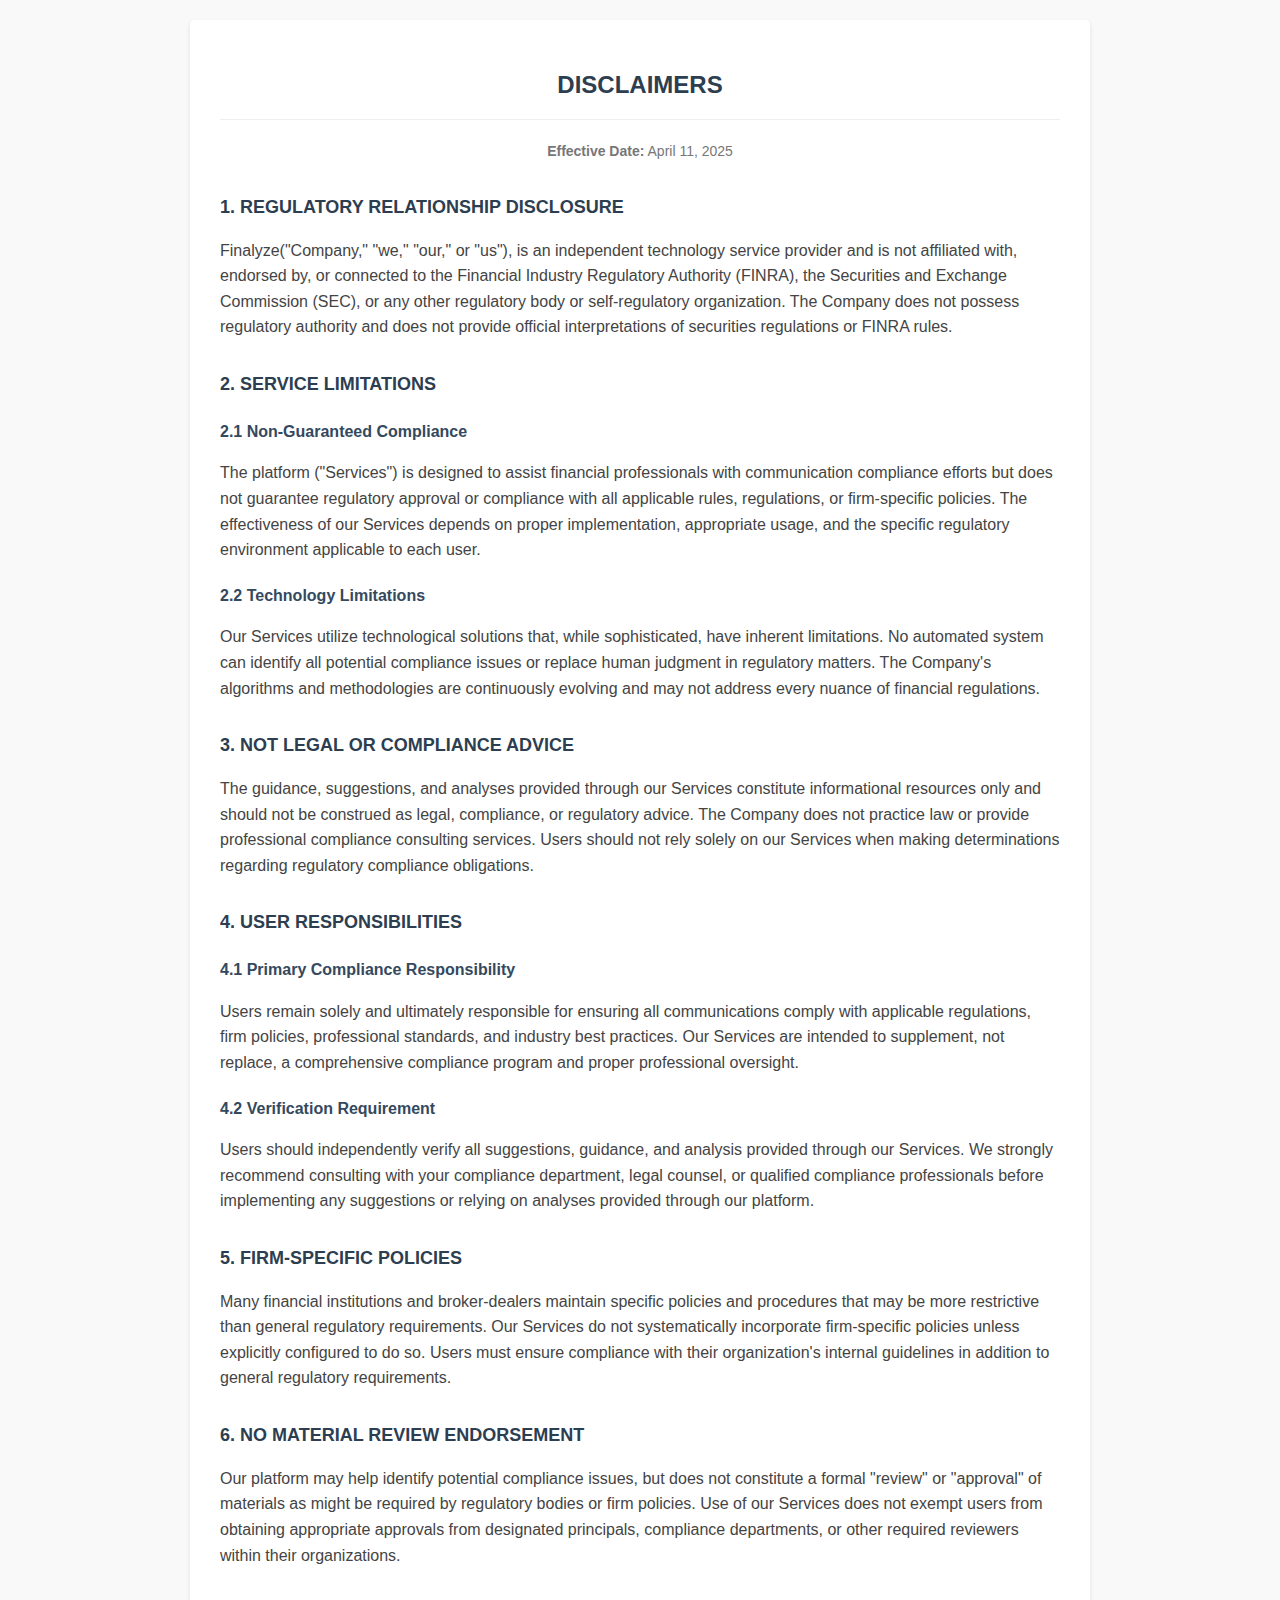
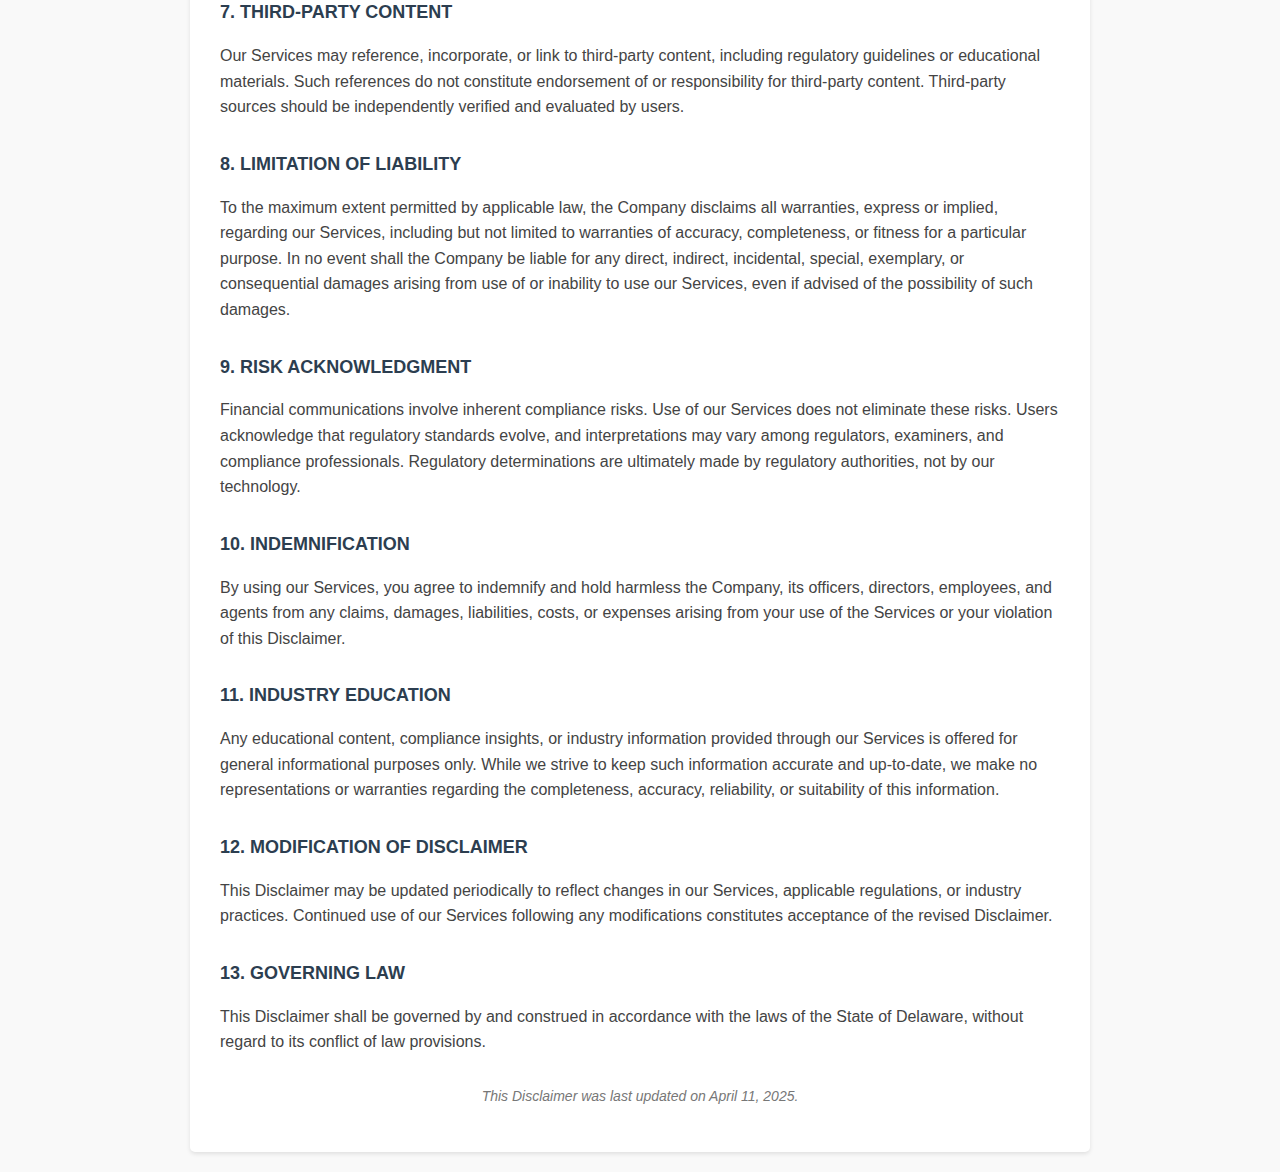
<file: templates/disclaimer.html>
<!DOCTYPE html>
<html lang="en">
<head>
    <meta charset="UTF-8">
    <meta name="viewport" content="width=device-width, initial-scale=1.0">
    <title>Disclaimer - Finalyze</title>
    <style>
        body {
            font-family: 'Segoe UI', Arial, sans-serif;
            line-height: 1.6;
            color: #333;
            margin: 0;
            padding: 20px;
            max-width: 900px;
            margin: 0 auto;
            background-color: #f9f9f9;
        }
        .container {
            background-color: #fff;
            padding: 30px;
            border-radius: 5px;
            box-shadow: 0 2px 4px rgba(0,0,0,0.1);
        }
        h1 {
            font-size: 24px;
            text-align: center;
            margin-bottom: 20px;
            color: #2c3e50;
            border-bottom: 1px solid #eee;
            padding-bottom: 15px;
        }
        h2 {
            font-size: 18px;
            margin-top: 30px;
            margin-bottom: 15px;
            color: #2c3e50;
        }
        h3 {
            font-size: 16px;
            margin-top: 20px;
            margin-bottom: 10px;
            color: #34495e;
        }
        p {
            margin-bottom: 15px;
            color: #444;
        }
        ul {
            margin-bottom: 15px;
        }
        li {
            margin-bottom: 5px;
        }
        .last-updated {
            font-style: italic;
            text-align: center;
            margin-top: 30px;
            color: #777;
            font-size: 14px;
        }
        .header-date {
            text-align: center;
            color: #777;
            font-size: 14px;
            margin-bottom: 25px;
        }
        a {
            color: #3498db;
            text-decoration: none;
        }
        a:hover {
            text-decoration: underline;
        }
    </style>
</head>
<body>
    <div class="container">
        <h1>DISCLAIMERS</h1>
        <p class="header-date"><strong>Effective Date:</strong> April 11, 2025</p>

        <h2>1. REGULATORY RELATIONSHIP DISCLOSURE</h2>
        <p>Finalyze("Company," "we," "our," or "us"), is an independent technology service provider and is not affiliated with, endorsed by, or connected to the Financial Industry Regulatory Authority (FINRA), the Securities and Exchange Commission (SEC), or any other regulatory body or self-regulatory organization. The Company does not possess regulatory authority and does not provide official interpretations of securities regulations or FINRA rules.</p>

        <h2>2. SERVICE LIMITATIONS</h2>
        <h3>2.1 Non-Guaranteed Compliance</h3>
        <p>The platform ("Services") is designed to assist financial professionals with communication compliance efforts but does not guarantee regulatory approval or compliance with all applicable rules, regulations, or firm-specific policies. The effectiveness of our Services depends on proper implementation, appropriate usage, and the specific regulatory environment applicable to each user.</p>
        
        <h3>2.2 Technology Limitations</h3>
        <p>Our Services utilize technological solutions that, while sophisticated, have inherent limitations. No automated system can identify all potential compliance issues or replace human judgment in regulatory matters. The Company's algorithms and methodologies are continuously evolving and may not address every nuance of financial regulations.</p>

        <h2>3. NOT LEGAL OR COMPLIANCE ADVICE</h2>
        <p>The guidance, suggestions, and analyses provided through our Services constitute informational resources only and should not be construed as legal, compliance, or regulatory advice. The Company does not practice law or provide professional compliance consulting services. Users should not rely solely on our Services when making determinations regarding regulatory compliance obligations.</p>

        <h2>4. USER RESPONSIBILITIES</h2>
        <h3>4.1 Primary Compliance Responsibility</h3>
        <p>Users remain solely and ultimately responsible for ensuring all communications comply with applicable regulations, firm policies, professional standards, and industry best practices. Our Services are intended to supplement, not replace, a comprehensive compliance program and proper professional oversight.</p>
        
        <h3>4.2 Verification Requirement</h3>
        <p>Users should independently verify all suggestions, guidance, and analysis provided through our Services. We strongly recommend consulting with your compliance department, legal counsel, or qualified compliance professionals before implementing any suggestions or relying on analyses provided through our platform.</p>

        <h2>5. FIRM-SPECIFIC POLICIES</h2>
        <p>Many financial institutions and broker-dealers maintain specific policies and procedures that may be more restrictive than general regulatory requirements. Our Services do not systematically incorporate firm-specific policies unless explicitly configured to do so. Users must ensure compliance with their organization's internal guidelines in addition to general regulatory requirements.</p>

        <h2>6. NO MATERIAL REVIEW ENDORSEMENT</h2>
        <p>Our platform may help identify potential compliance issues, but does not constitute a formal "review" or "approval" of materials as might be required by regulatory bodies or firm policies. Use of our Services does not exempt users from obtaining appropriate approvals from designated principals, compliance departments, or other required reviewers within their organizations.</p>

        <h2>7. THIRD-PARTY CONTENT</h2>
        <p>Our Services may reference, incorporate, or link to third-party content, including regulatory guidelines or educational materials. Such references do not constitute endorsement of or responsibility for third-party content. Third-party sources should be independently verified and evaluated by users.</p>

        <h2>8. LIMITATION OF LIABILITY</h2>
        <p>To the maximum extent permitted by applicable law, the Company disclaims all warranties, express or implied, regarding our Services, including but not limited to warranties of accuracy, completeness, or fitness for a particular purpose. In no event shall the Company be liable for any direct, indirect, incidental, special, exemplary, or consequential damages arising from use of or inability to use our Services, even if advised of the possibility of such damages.</p>

        <h2>9. RISK ACKNOWLEDGMENT</h2>
        <p>Financial communications involve inherent compliance risks. Use of our Services does not eliminate these risks. Users acknowledge that regulatory standards evolve, and interpretations may vary among regulators, examiners, and compliance professionals. Regulatory determinations are ultimately made by regulatory authorities, not by our technology.</p>

        <h2>10. INDEMNIFICATION</h2>
        <p>By using our Services, you agree to indemnify and hold harmless the Company, its officers, directors, employees, and agents from any claims, damages, liabilities, costs, or expenses arising from your use of the Services or your violation of this Disclaimer.</p>

        <h2>11. INDUSTRY EDUCATION</h2>
        <p>Any educational content, compliance insights, or industry information provided through our Services is offered for general informational purposes only. While we strive to keep such information accurate and up-to-date, we make no representations or warranties regarding the completeness, accuracy, reliability, or suitability of this information.</p>

        <h2>12. MODIFICATION OF DISCLAIMER</h2>
        <p>This Disclaimer may be updated periodically to reflect changes in our Services, applicable regulations, or industry practices. Continued use of our Services following any modifications constitutes acceptance of the revised Disclaimer.</p>

        <h2>13. GOVERNING LAW</h2>
        <p>This Disclaimer shall be governed by and construed in accordance with the laws of the State of Delaware, without regard to its conflict of law provisions.</p>

        <p class="last-updated">This Disclaimer was last updated on April 11, 2025.</p>
    </div>
</body>
</html>
</file>
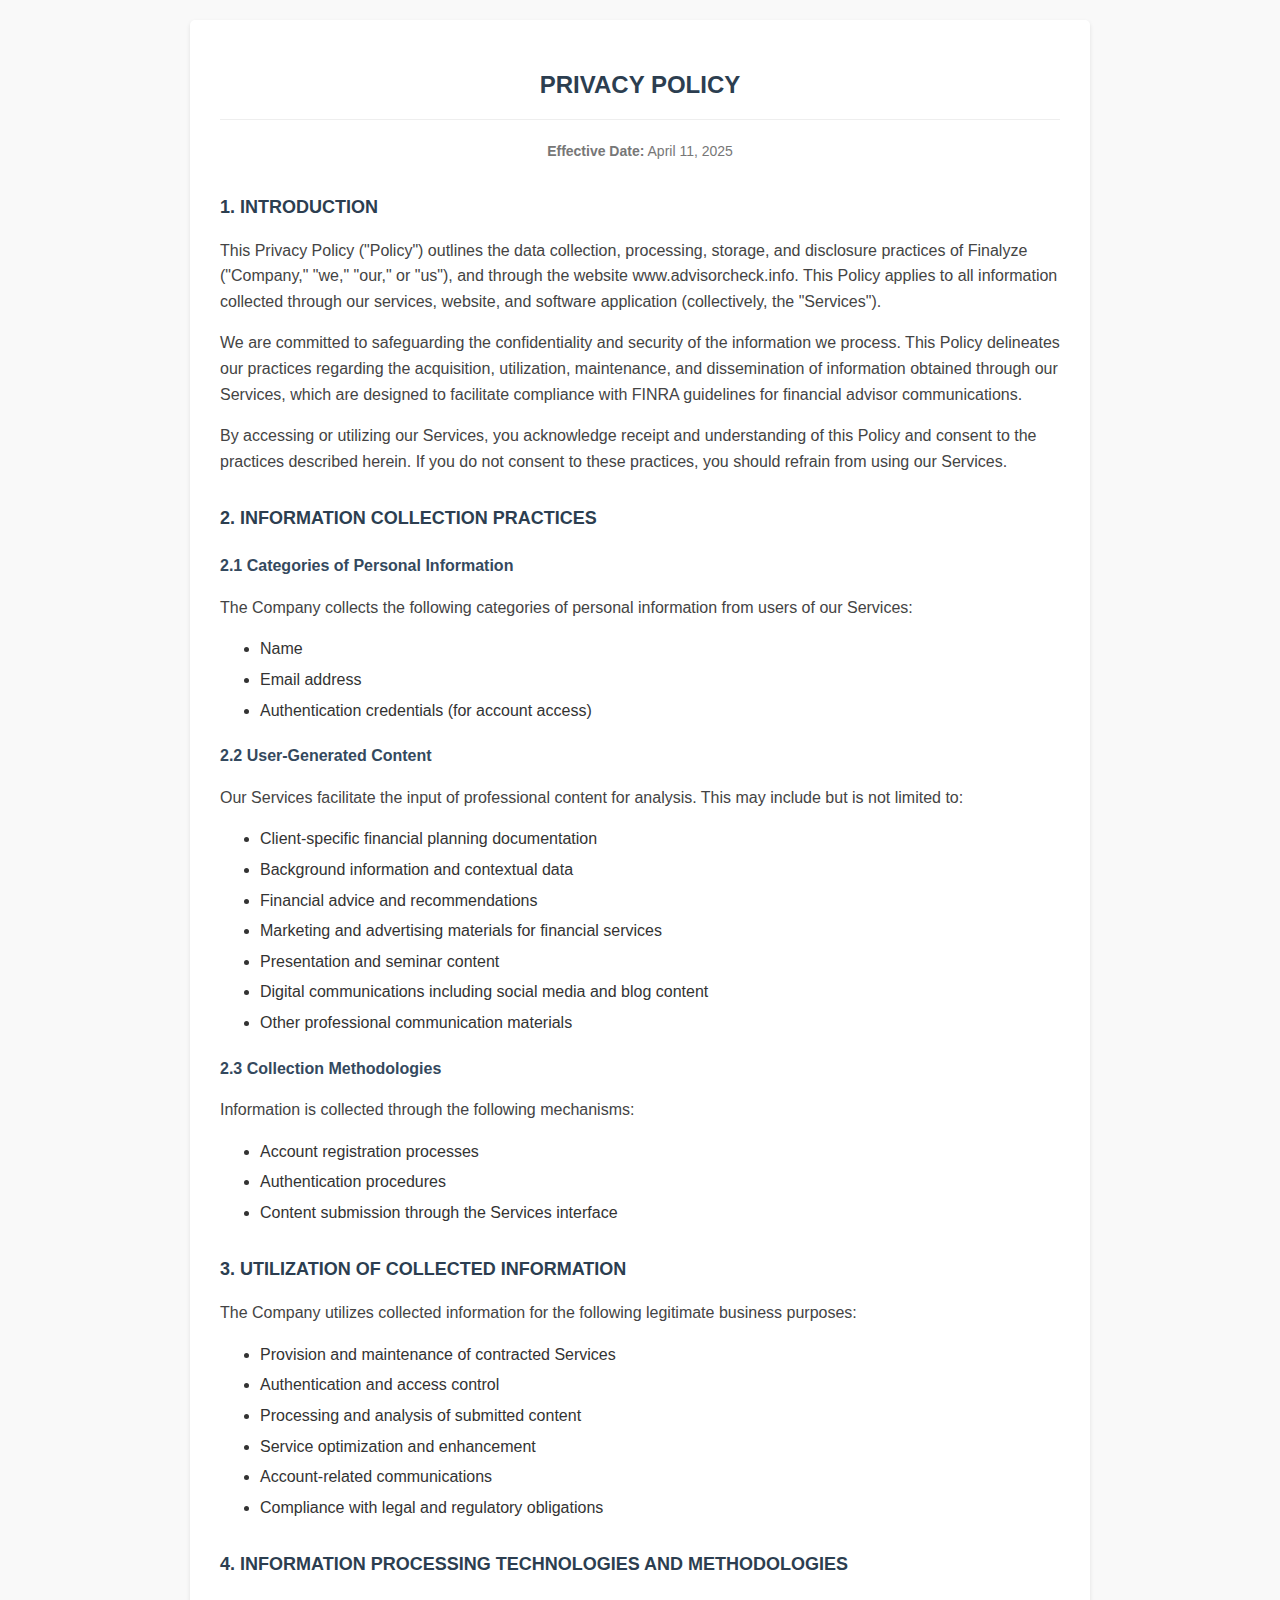
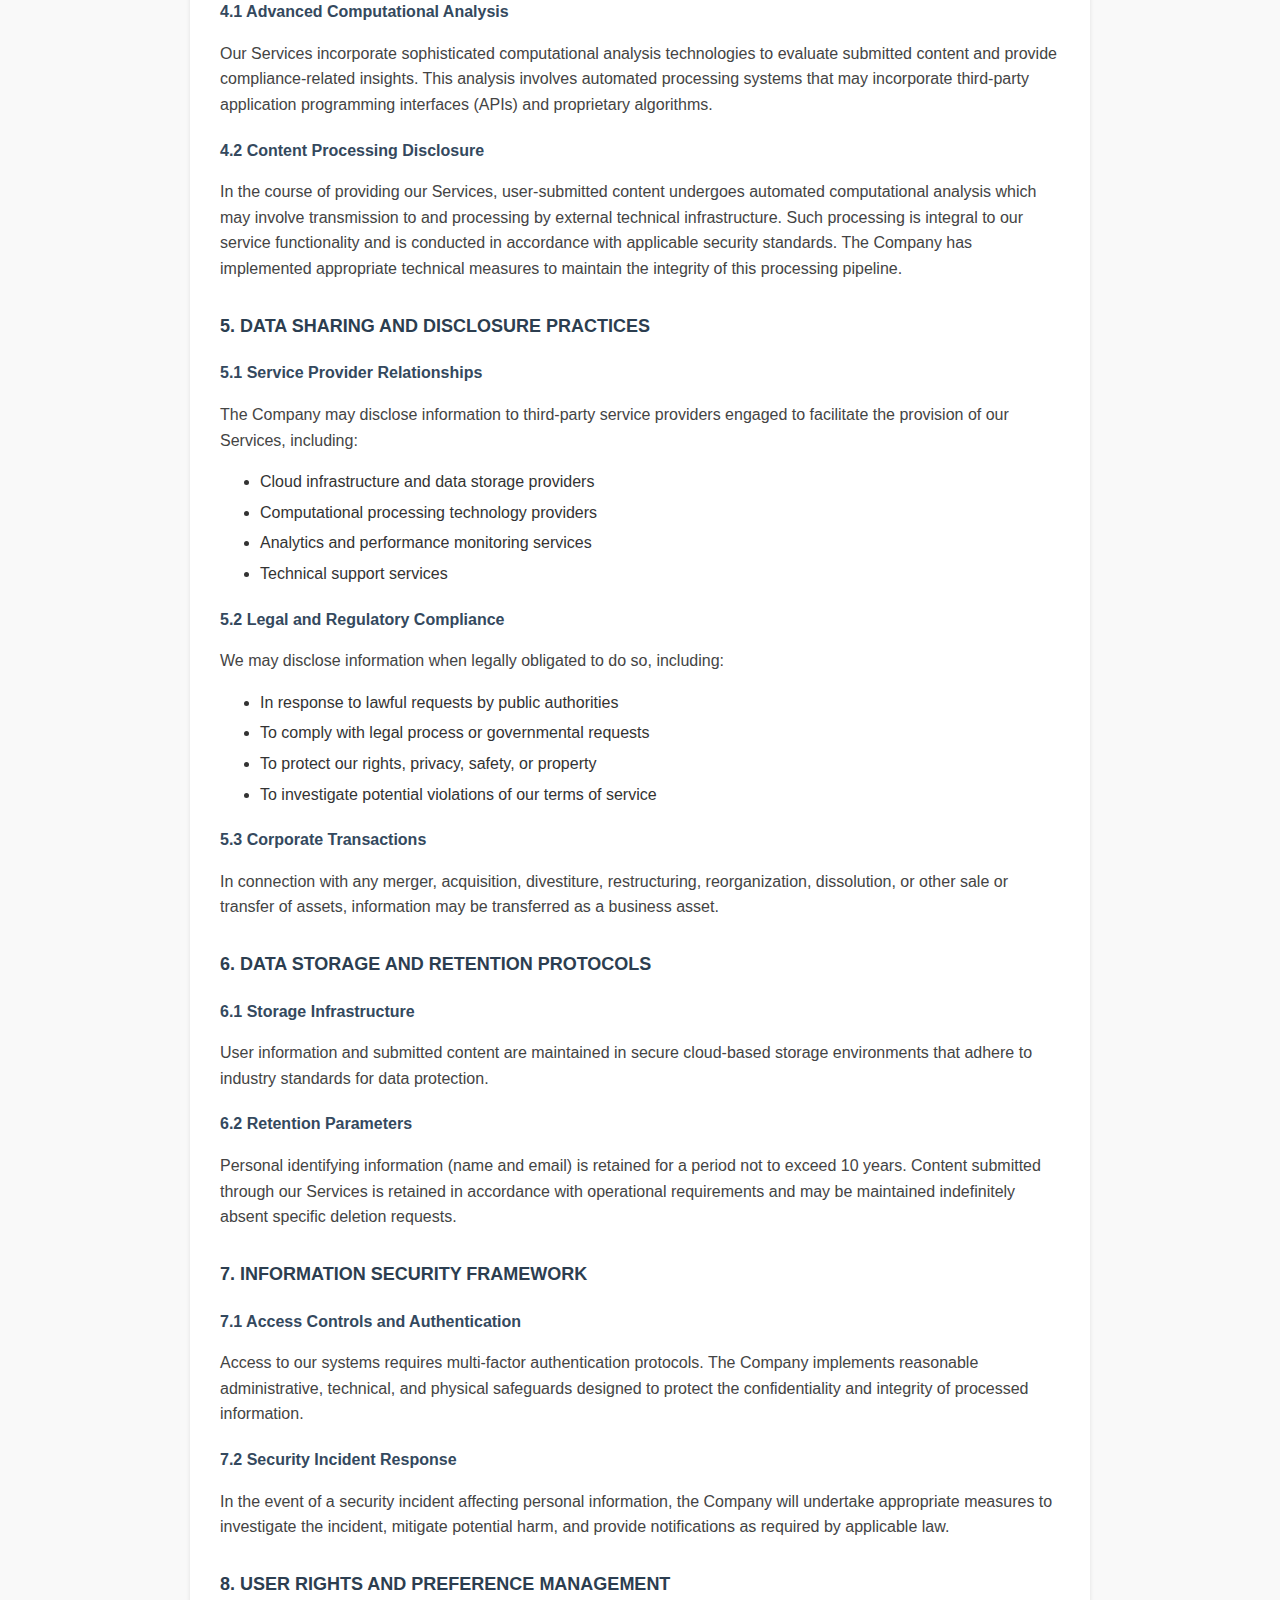
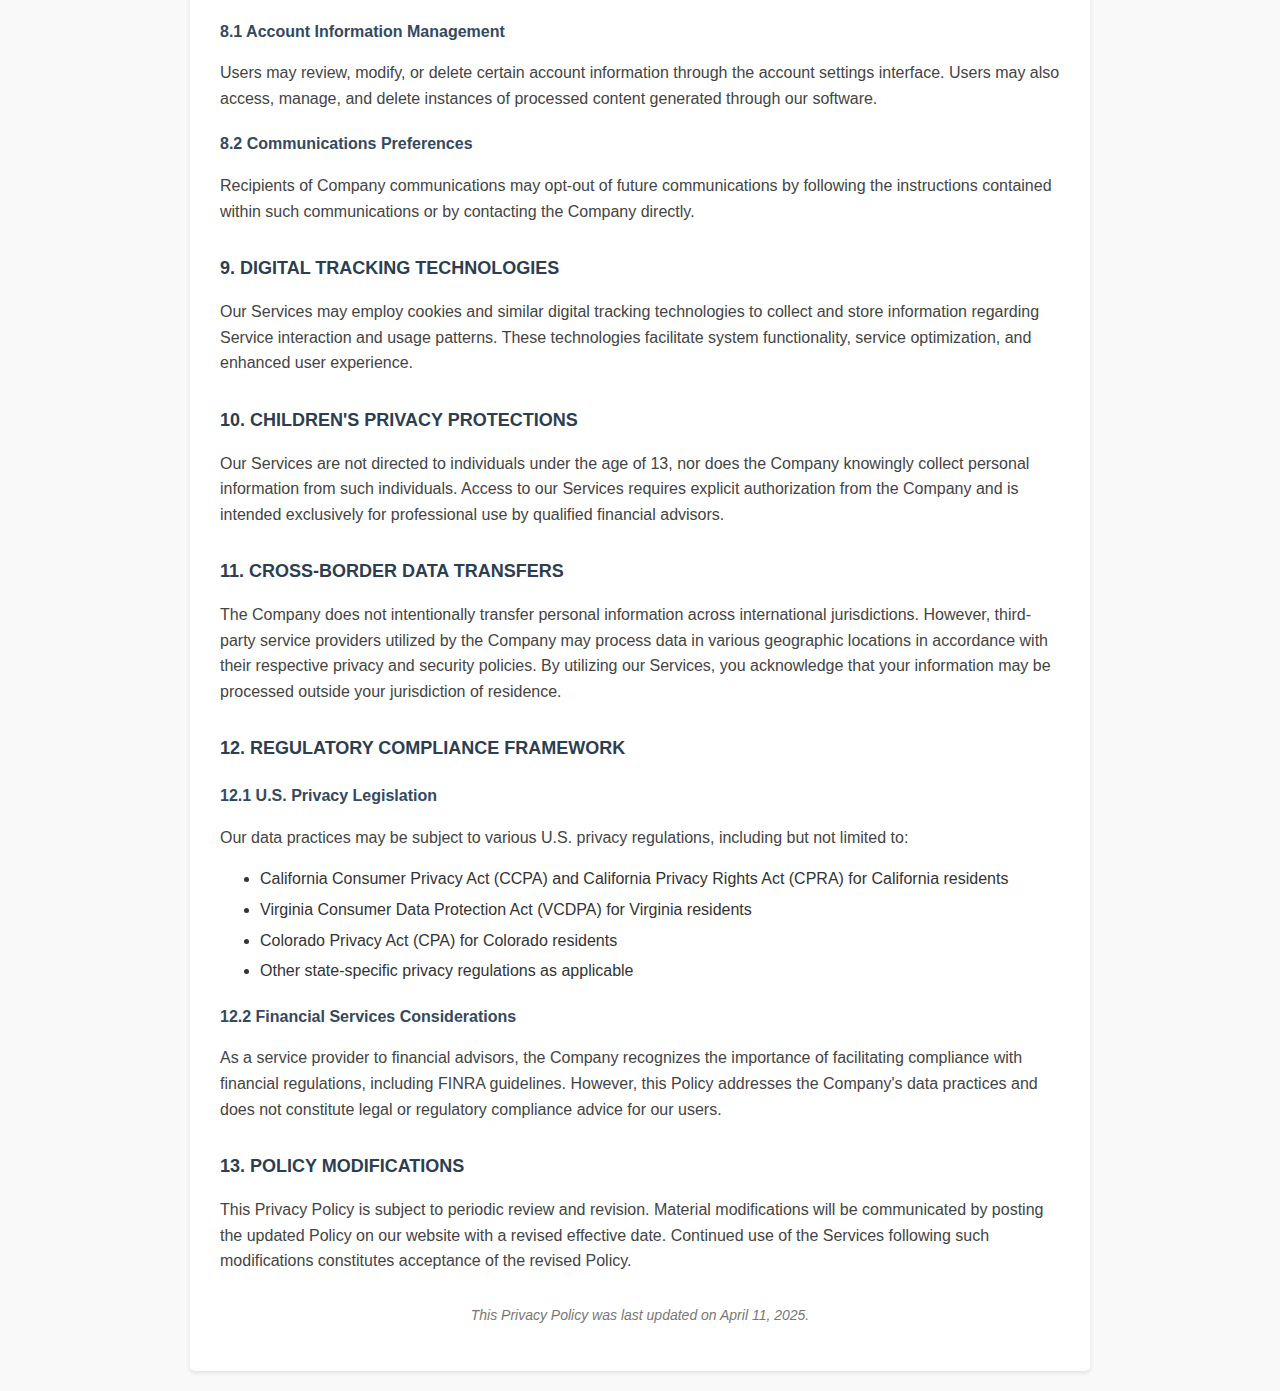
<file: templates/doc.html>
<!DOCTYPE html>
<html lang="en">
<head>
    <meta charset="UTF-8">
    <meta name="viewport" content="width=device-width, initial-scale=1.0">
    <title>Privacy Policy - Finalyze</title>
    <style>
        body {
            font-family: 'Segoe UI', Arial, sans-serif;
            line-height: 1.6;
            color: #333;
            margin: 0;
            padding: 20px;
            max-width: 900px;
            margin: 0 auto;
            background-color: #f9f9f9;
        }
        .container {
            background-color: #fff;
            padding: 30px;
            border-radius: 5px;
            box-shadow: 0 2px 4px rgba(0,0,0,0.1);
        }
        h1 {
            font-size: 24px;
            text-align: center;
            margin-bottom: 20px;
            color: #2c3e50;
            border-bottom: 1px solid #eee;
            padding-bottom: 15px;
        }
        h2 {
            font-size: 18px;
            margin-top: 30px;
            margin-bottom: 15px;
            color: #2c3e50;
        }
        h3 {
            font-size: 16px;
            margin-top: 20px;
            margin-bottom: 10px;
            color: #34495e;
        }
        p {
            margin-bottom: 15px;
            color: #444;
        }
        ul {
            margin-bottom: 15px;
        }
        li {
            margin-bottom: 5px;
        }
        .last-updated {
            font-style: italic;
            text-align: center;
            margin-top: 30px;
            color: #777;
            font-size: 14px;
        }
        .header-date {
            text-align: center;
            color: #777;
            font-size: 14px;
            margin-bottom: 25px;
        }
        a {
            color: #3498db;
            text-decoration: none;
        }
        a:hover {
            text-decoration: underline;
        }
    </style>
</head>
<body>
    <div class="container">
        <h1>PRIVACY POLICY</h1>
        <p class="header-date"><strong>Effective Date:</strong> April 11, 2025</p>

        <h2>1. INTRODUCTION</h2>
        <p>This Privacy Policy ("Policy") outlines the data collection, processing, storage, and disclosure practices of Finalyze ("Company," "we," "our," or "us"), and through the website www.advisorcheck.info. This Policy applies to all information collected through our services, website, and software application (collectively, the "Services").</p>
        <p>We are committed to safeguarding the confidentiality and security of the information we process. This Policy delineates our practices regarding the acquisition, utilization, maintenance, and dissemination of information obtained through our Services, which are designed to facilitate compliance with FINRA guidelines for financial advisor communications.</p>
        <p>By accessing or utilizing our Services, you acknowledge receipt and understanding of this Policy and consent to the practices described herein. If you do not consent to these practices, you should refrain from using our Services.</p>

        <h2>2. INFORMATION COLLECTION PRACTICES</h2>
        <h3>2.1 Categories of Personal Information</h3>
        <p>The Company collects the following categories of personal information from users of our Services:</p>
        <ul>
            <li>Name</li>
            <li>Email address</li>
            <li>Authentication credentials (for account access)</li>
        </ul>

        <h3>2.2 User-Generated Content</h3>
        <p>Our Services facilitate the input of professional content for analysis. This may include but is not limited to:</p>
        <ul>
            <li>Client-specific financial planning documentation</li>
            <li>Background information and contextual data</li>
            <li>Financial advice and recommendations</li>
            <li>Marketing and advertising materials for financial services</li>
            <li>Presentation and seminar content</li>
            <li>Digital communications including social media and blog content</li>
            <li>Other professional communication materials</li>
        </ul>

        <h3>2.3 Collection Methodologies</h3>
        <p>Information is collected through the following mechanisms:</p>
        <ul>
            <li>Account registration processes</li>
            <li>Authentication procedures</li>
            <li>Content submission through the Services interface</li>
        </ul>

        <h2>3. UTILIZATION OF COLLECTED INFORMATION</h2>
        <p>The Company utilizes collected information for the following legitimate business purposes:</p>
        <ul>
            <li>Provision and maintenance of contracted Services</li>
            <li>Authentication and access control</li>
            <li>Processing and analysis of submitted content</li>
            <li>Service optimization and enhancement</li>
            <li>Account-related communications</li>
            <li>Compliance with legal and regulatory obligations</li>
        </ul>

        <h2>4. INFORMATION PROCESSING TECHNOLOGIES AND METHODOLOGIES</h2>
        <h3>4.1 Advanced Computational Analysis</h3>
        <p>Our Services incorporate sophisticated computational analysis technologies to evaluate submitted content and provide compliance-related insights. This analysis involves automated processing systems that may incorporate third-party application programming interfaces (APIs) and proprietary algorithms.</p>
        
        <h3>4.2 Content Processing Disclosure</h3>
        <p>In the course of providing our Services, user-submitted content undergoes automated computational analysis which may involve transmission to and processing by external technical infrastructure. Such processing is integral to our service functionality and is conducted in accordance with applicable security standards. The Company has implemented appropriate technical measures to maintain the integrity of this processing pipeline.</p>

        <h2>5. DATA SHARING AND DISCLOSURE PRACTICES</h2>
        <h3>5.1 Service Provider Relationships</h3>
        <p>The Company may disclose information to third-party service providers engaged to facilitate the provision of our Services, including:</p>
        <ul>
            <li>Cloud infrastructure and data storage providers</li>
            <li>Computational processing technology providers</li>
            <li>Analytics and performance monitoring services</li>
            <li>Technical support services</li>
        </ul>

        <h3>5.2 Legal and Regulatory Compliance</h3>
        <p>We may disclose information when legally obligated to do so, including:</p>
        <ul>
            <li>In response to lawful requests by public authorities</li>
            <li>To comply with legal process or governmental requests</li>
            <li>To protect our rights, privacy, safety, or property</li>
            <li>To investigate potential violations of our terms of service</li>
        </ul>

        <h3>5.3 Corporate Transactions</h3>
        <p>In connection with any merger, acquisition, divestiture, restructuring, reorganization, dissolution, or other sale or transfer of assets, information may be transferred as a business asset.</p>

        <h2>6. DATA STORAGE AND RETENTION PROTOCOLS</h2>
        <h3>6.1 Storage Infrastructure</h3>
        <p>User information and submitted content are maintained in secure cloud-based storage environments that adhere to industry standards for data protection.</p>
        
        <h3>6.2 Retention Parameters</h3>
        <p>Personal identifying information (name and email) is retained for a period not to exceed 10 years. Content submitted through our Services is retained in accordance with operational requirements and may be maintained indefinitely absent specific deletion requests.</p>

        <h2>7. INFORMATION SECURITY FRAMEWORK</h2>
        <h3>7.1 Access Controls and Authentication</h3>
        <p>Access to our systems requires multi-factor authentication protocols. The Company implements reasonable administrative, technical, and physical safeguards designed to protect the confidentiality and integrity of processed information.</p>
        
        <h3>7.2 Security Incident Response</h3>
        <p>In the event of a security incident affecting personal information, the Company will undertake appropriate measures to investigate the incident, mitigate potential harm, and provide notifications as required by applicable law.</p>

        <h2>8. USER RIGHTS AND PREFERENCE MANAGEMENT</h2>
        <h3>8.1 Account Information Management</h3>
        <p>Users may review, modify, or delete certain account information through the account settings interface. Users may also access, manage, and delete instances of processed content generated through our software.</p>
        
        <h3>8.2 Communications Preferences</h3>
        <p>Recipients of Company communications may opt-out of future communications by following the instructions contained within such communications or by contacting the Company directly.</p>
        
        

        <h2>9. DIGITAL TRACKING TECHNOLOGIES</h2>
        <p>Our Services may employ cookies and similar digital tracking technologies to collect and store information regarding Service interaction and usage patterns. These technologies facilitate system functionality, service optimization, and enhanced user experience.</p>

        <h2>10. CHILDREN'S PRIVACY PROTECTIONS</h2>
        <p>Our Services are not directed to individuals under the age of 13, nor does the Company knowingly collect personal information from such individuals. Access to our Services requires explicit authorization from the Company and is intended exclusively for professional use by qualified financial advisors.</p>

        <h2>11. CROSS-BORDER DATA TRANSFERS</h2>
        <p>The Company does not intentionally transfer personal information across international jurisdictions. However, third-party service providers utilized by the Company may process data in various geographic locations in accordance with their respective privacy and security policies. By utilizing our Services, you acknowledge that your information may be processed outside your jurisdiction of residence.</p>

        <h2>12. REGULATORY COMPLIANCE FRAMEWORK</h2>
        <h3>12.1 U.S. Privacy Legislation</h3>
        <p>Our data practices may be subject to various U.S. privacy regulations, including but not limited to:</p>
        <ul>
            <li>California Consumer Privacy Act (CCPA) and California Privacy Rights Act (CPRA) for California residents</li>
            <li>Virginia Consumer Data Protection Act (VCDPA) for Virginia residents</li>
            <li>Colorado Privacy Act (CPA) for Colorado residents</li>
            <li>Other state-specific privacy regulations as applicable</li>
        </ul>

        <h3>12.2 Financial Services Considerations</h3>
        <p>As a service provider to financial advisors, the Company recognizes the importance of facilitating compliance with financial regulations, including FINRA guidelines. However, this Policy addresses the Company's data practices and does not constitute legal or regulatory compliance advice for our users.</p>

        <h2>13. POLICY MODIFICATIONS</h2>
        <p>This Privacy Policy is subject to periodic review and revision. Material modifications will be communicated by posting the updated Policy on our website with a revised effective date. Continued use of the Services following such modifications constitutes acceptance of the revised Policy.</p>

        

        <p class="last-updated">This Privacy Policy was last updated on April 11, 2025.</p>
    </div>
</body>
</html>
</file>
